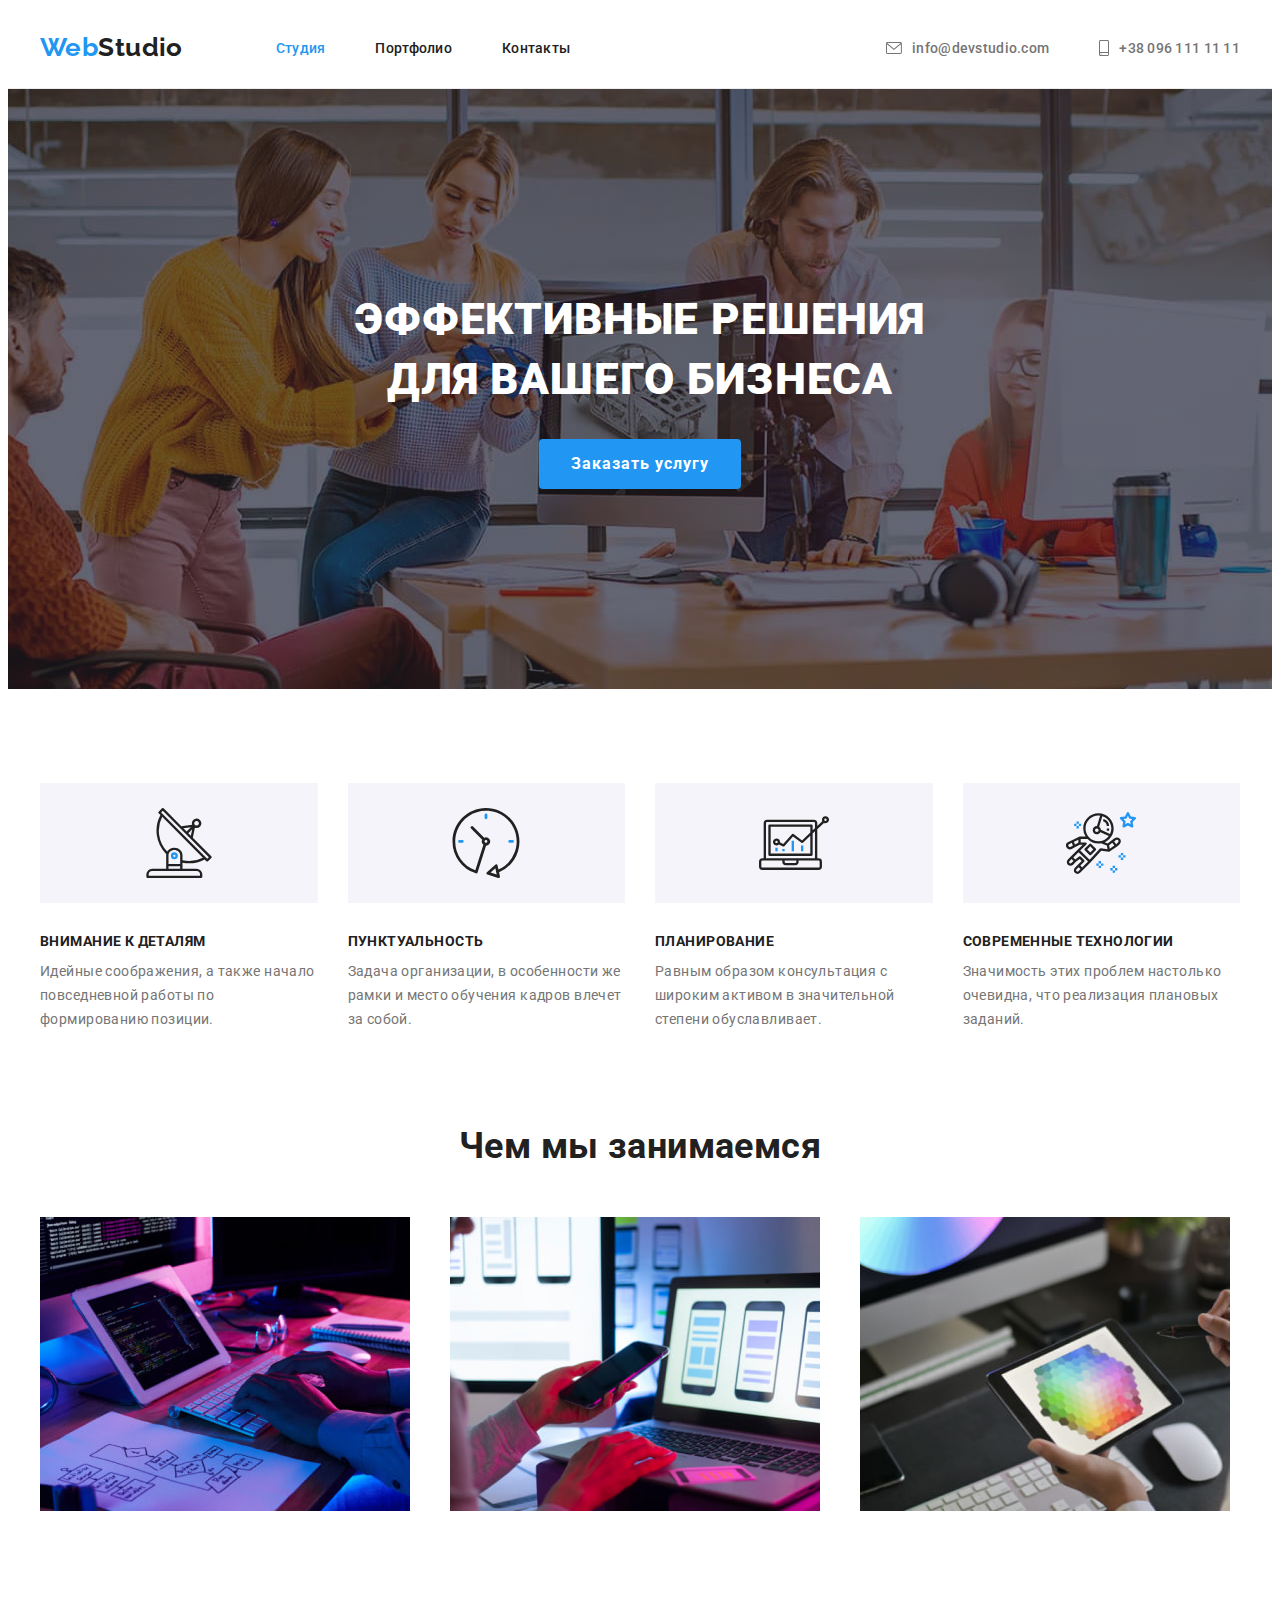
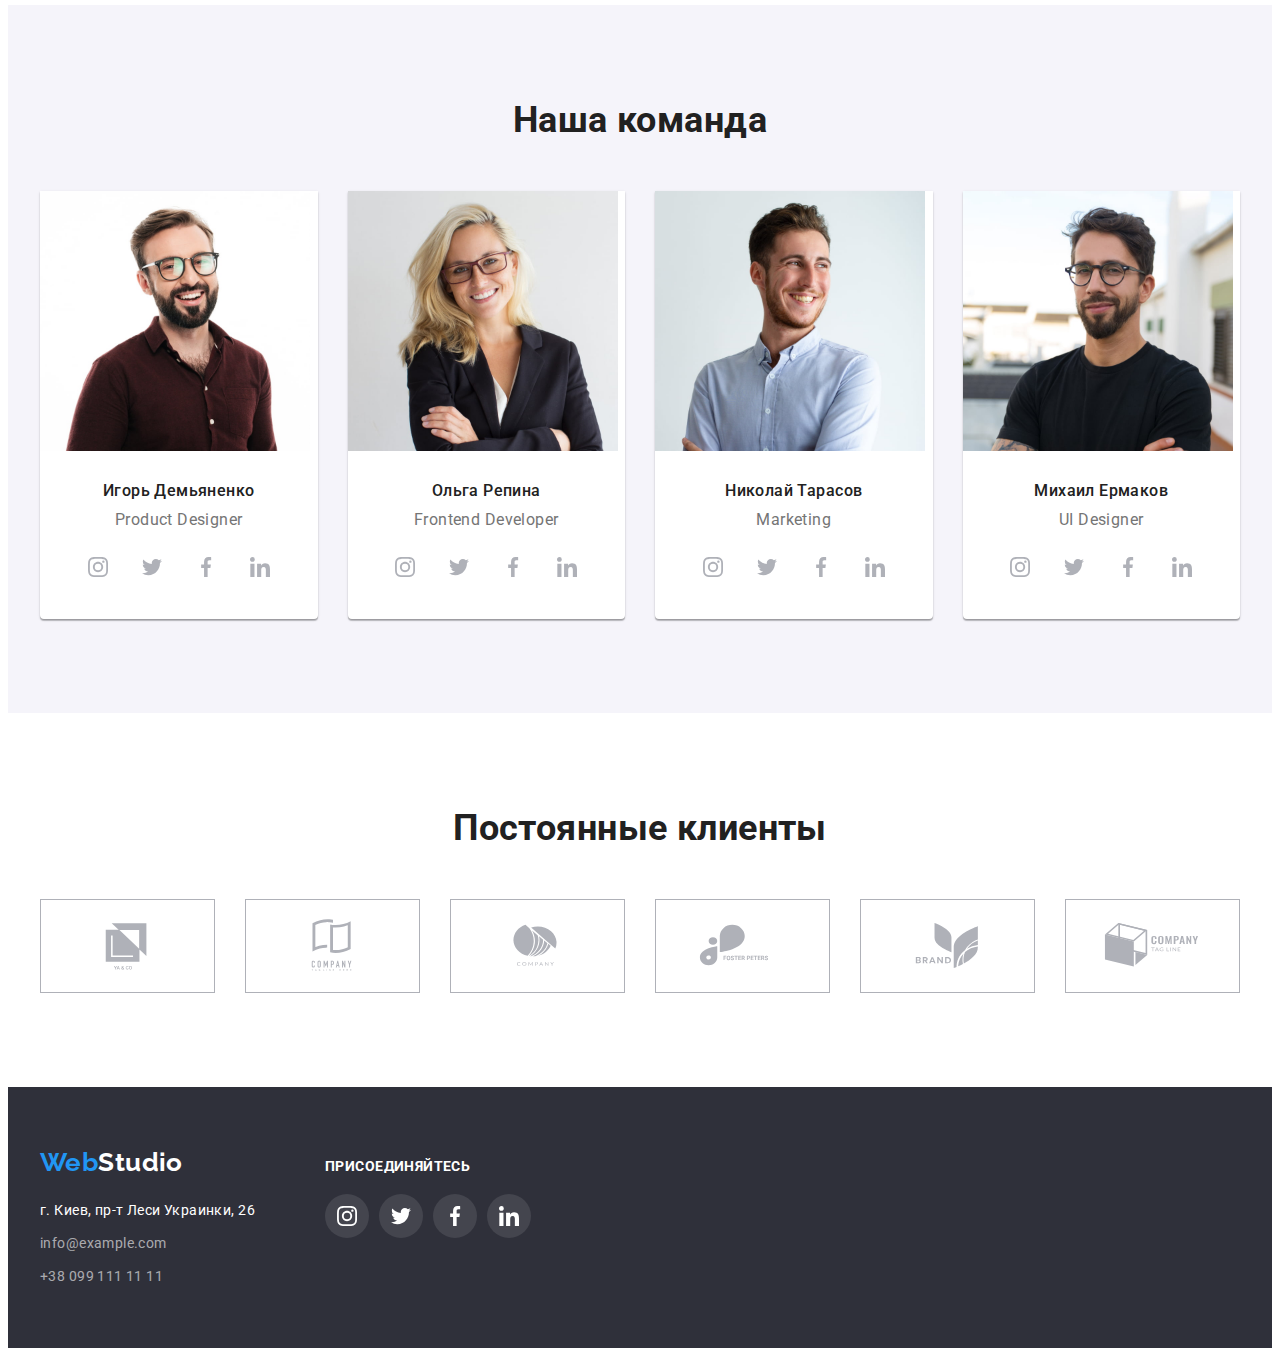
<file: index.html>
<!DOCTYPE html>
<html lang="ru">
  <head>
    <meta charset="UTF-8" />
    <meta http-equiv="X-UA-Compatible" content="IE=edge" />
    <meta name="viewport" content="width=device-width, initial-scale=1.0" />
    <title>Web Studio</title>
    <link rel="preconnect" href="https://fonts.googleapis.com" />
    <link rel="preconnect" href="https://fonts.gstatic.com" crossorigin />
    <link
      href="https://fonts.googleapis.com/css2?family=Raleway:wght@700&family=Roboto:wght@400;500;700;900&display=swap"
      rel="stylesheet"
    />
    <link
      rel="stylesheet"
      href="https://cdnjs.cloudflare.com/ajax/libs/modern-normalize/1.1.0/modern-normalize.min.css"
      integrity="sha512-wpPYUAdjBVSE4KJnH1VR1HeZfpl1ub8YT/NKx4PuQ5NmX2tKuGu6U/JRp5y+Y8XG2tV+wKQpNHVUX03MfMFn9Q=="
      crossorigin="anonymous"
      referrerpolicy="no-referrer"
    />
    <link rel="stylesheet" href="./css/styles.css" />
  </head>
  <body>
    <header class="header">
      <div class="container header-container">
        <nav class="nav">
          <a class="logo link header-logo" lang="en" href="./index.html"
            >Web<span class="header-logo-studio">Studio</span>
          </a>
          <ul class="list nav-list">
            <li class="nav-item">
              <a class="link header-link highlighted" href="./index.html"
                >Студия</a
              >
            </li>
            <li class="nav-item">
              <a class="link header-link" href="./portfolio.html">Портфолио</a>
            </li>
            <li class="nav-item">
              <a class="link header-link" href="">Контакты</a>
            </li>
          </ul>
        </nav>
        <div class="header-contact">
          <ul class="list contact-list">
            <li class="contact-item">
              <a
                class="header-link link"
                lang="en"
                href="mailto:info@devstudio.com"
              >
                <svg class="address-icon" width="16" height="12">
                  <use href="./images/icons.svg#icon-envelope"></use>
                </svg>
                info@devstudio.com</a
              >
            </li>
            <li class="contact-item">
              <a class="header-link link" href="tel:+380961111111"
                ><svg class="address-icon" width="10" height="16">
                  <use href="./images/icons.svg#icon-smartphone"></use></svg
                >+38 096 111 11 11</a
              >
            </li>
          </ul>
        </div>
      </div>
    </header>
    <main>
      <section class="hero">
        <div class="container hero-container">
          <h1 class="hero-title">Эффективные решения для вашего бизнеса</h1>
          <button class="hero-btn" type="button">Заказать услугу</button>
        </div>
      </section>
      <section class="advantage section">
        <div class="container">
          <h2 class="hidden">Наши преимущества</h2>
          <ul class="list advantage-list">
            <li class="advantage-item">
              <div class="icon-item">
                <svg class="advantage-icon" width="70" height="70">
                  <use href="./images/icons.svg#icon-antenna"></use>
                </svg>
              </div>
              <h3 class="advatage-title">Внимание к деталям</h3>
              <p class="advatage-after-title">
                Идейные соображения, а также начало повседневной работы по
                формированию позиции.
              </p>
            </li>
            <li class="advantage-item">
              <div class="icon-item">
                <svg class="advantage-icon" width="70" height="70">
                  <use href="./images/icons.svg#icon-clock"></use>
                </svg>
              </div>
              <h3 class="advatage-title">Пунктуальность</h3>
              <p class="advatage-after-title">
                Задача организации, в особенности же рамки и место обучения
                кадров влечет за собой.
              </p>
            </li>
            <li class="advantage-item">
              <div class="icon-item">
                <svg class="advantage-icon" width="70" height="70">
                  <use href="./images/icons.svg#icon-diagram"></use>
                </svg>
              </div>
              <h3 class="advatage-title">Планирование</h3>
              <p class="advatage-after-title">
                Равным образом консультация с широким активом в значительной
                степени обуславливает.
              </p>
            </li>
            <li class="advantage-item">
              <div class="icon-item">
                <svg class="advantage-icon" width="70" height="70">
                  <use href="./images/icons.svg#icon-astronaut"></use>
                </svg>
              </div>
              <h3 class="advatage-title">Современные технологии</h3>
              <p class="advatage-after-title">
                Значимость этих проблем настолько очевидна, что реализация
                плановых заданий.
              </p>
            </li>
          </ul>
        </div>
      </section>
      <section class="about section">
        <div class="container">
          <h2 class="section-title">Чем мы занимаемся</h2>
          <ul class="list about-list">
            <li class="about-item">
              <img
                src="./images/box-1.jpg"
                alt="Програмирование"
                width="370"
                height="294"
              />
            </li>
            <li class="about-item">
              <img
                src="./images/box-2.jpg"
                alt="Дизайн проекта"
                width="370"
                height="294"
              />
            </li>
            <li class="about-item">
              <img
                src="./images/box-3.jpg"
                alt="Выбор цветовой гаммы"
                width="370"
                height="294"
              />
            </li>
          </ul>
        </div>
      </section>
      <section class="team section">
        <div class="container">
          <h2 class="section-title">Наша команда</h2>
          <ul class="list team-list">
            <li class="team-item">
              <img
                src="./images/img-1.jpg"
                alt="Фото Игорь Демьяненко"
                width="270"
                height="260"
              />
              <h3 class="team-name">Игорь Демьяненко</h3>
              <p class="team-post" lang="en">Product Designer</p>
              <ul class="list social-list">
                <li class="social-item">
                  <a
                    class="social-link"
                    href=""
                    target="_blank"
                    rel="noopener noreferrer nofollow"
                    ><svg class="social-icon" width="20" height="20">
                      <use href="./images/icons.svg#icon-instagram"></use></svg
                  ></a>
                </li>
                <li class="social-item">
                  <a
                    class="social-link"
                    href=""
                    target="_blank"
                    rel="noopener noreferrer nofollow"
                    ><svg class="social-icon" width="20" height="20">
                      <use href="./images/icons.svg#icon-twitter"></use></svg
                  ></a>
                </li>
                <li class="social-item">
                  <a
                    class="social-link"
                    href=""
                    target="_blank"
                    rel="noopener noreferrer nofollow"
                    ><svg class="social-icon" width="20" height="20">
                      <use href="./images/icons.svg#icon-facebook"></use></svg
                  ></a>
                </li>
                <li class="social-item">
                  <a
                    class="social-link"
                    href=""
                    target="_blank"
                    rel="noopener noreferrer nofollow"
                    ><svg class="social-icon" width="20" height="20">
                      <use href="./images/icons.svg#icon-linkedin"></use></svg
                  ></a>
                </li>
              </ul>
            </li>
            <li class="team-item">
              <img
                src="./images/img-2.jpg"
                alt="Фото Ольга Репина"
                width="270"
                height="260"
              />
              <h3 class="team-name">Ольга Репина</h3>
              <p class="team-post" lang="en">Frontend Developer</p>
              <ul class="list social-list">
                <li class="social-item">
                  <a
                    class="social-link"
                    href=""
                    target="_blank"
                    rel="noopener noreferrer nofollow"
                    ><svg class="social-icon" width="20" height="20">
                      <use href="./images/icons.svg#icon-instagram"></use></svg
                  ></a>
                </li>
                <li class="social-item">
                  <a
                    class="social-link"
                    href=""
                    target="_blank"
                    rel="noopener noreferrer nofollow"
                    ><svg class="social-icon" width="20" height="20">
                      <use href="./images/icons.svg#icon-twitter"></use></svg
                  ></a>
                </li>
                <li class="social-item">
                  <a
                    class="social-link"
                    href=""
                    target="_blank"
                    rel="noopener noreferrer nofollow"
                    ><svg class="social-icon" width="20" height="20">
                      <use href="./images/icons.svg#icon-facebook"></use></svg
                  ></a>
                </li>
                <li class="social-item">
                  <a
                    class="social-link"
                    href=""
                    target="_blank"
                    rel="noopener noreferrer nofollow"
                    ><svg class="social-icon" width="20" height="20">
                      <use href="./images/icons.svg#icon-linkedin"></use></svg
                  ></a>
                </li>
              </ul>
            </li>
            <li class="team-item">
              <img
                src="./images/img-3.jpg"
                alt="Фото Николай Тарасов"
                width="270"
                height="260"
              />
              <h3 class="team-name">Николай Тарасов</h3>
              <p class="team-post" lang="en">Marketing</p>
              <ul class="list social-list">
                <li class="social-item">
                  <a
                    class="social-link"
                    href=""
                    target="_blank"
                    rel="noopener noreferrer nofollow"
                    ><svg class="social-icon" width="20" height="20">
                      <use href="./images/icons.svg#icon-instagram"></use></svg
                  ></a>
                </li>
                <li class="social-item">
                  <a
                    class="social-link"
                    href=""
                    target="_blank"
                    rel="noopener noreferrer nofollow"
                    ><svg class="social-icon" width="20" height="20">
                      <use href="./images/icons.svg#icon-twitter"></use></svg
                  ></a>
                </li>
                <li class="social-item">
                  <a
                    class="social-link"
                    href=""
                    target="_blank"
                    rel="noopener noreferrer nofollow"
                    ><svg class="social-icon" width="20" height="20">
                      <use href="./images/icons.svg#icon-facebook"></use></svg
                  ></a>
                </li>
                <li class="social-item">
                  <a
                    class="social-link"
                    href=""
                    target="_blank"
                    rel="noopener noreferrer nofollow"
                    ><svg class="social-icon" width="20" height="20">
                      <use href="./images/icons.svg#icon-linkedin"></use></svg
                  ></a>
                </li>
              </ul>
            </li>
            <li class="team-item">
              <img
                src="./images/img-4.jpg"
                alt="Фото Михаил Ермаков"
                width="270"
                height="260"
              />
              <h3 class="team-name">Михаил Ермаков</h3>
              <p class="team-post" lang="en">UI Designer</p>
              <ul class="list social-list">
                <li class="social-item">
                  <a
                    class="social-link"
                    href=""
                    target="_blank"
                    rel="noopener noreferrer nofollow"
                    ><svg class="social-icon" width="20" height="20">
                      <use href="./images/icons.svg#icon-instagram"></use></svg
                  ></a>
                </li>
                <li class="social-item">
                  <a
                    class="social-link"
                    href=""
                    target="_blank"
                    rel="noopener noreferrer nofollow"
                    ><svg class="social-icon" width="20" height="20">
                      <use href="./images/icons.svg#icon-twitter"></use></svg
                  ></a>
                </li>
                <li class="social-item">
                  <a
                    class="social-link"
                    href=""
                    target="_blank"
                    rel="noopener noreferrer nofollow"
                    ><svg class="social-icon" width="20" height="20">
                      <use href="./images/icons.svg#icon-facebook"></use></svg
                  ></a>
                </li>
                <li class="social-item">
                  <a
                    class="social-link"
                    href=""
                    target="_blank"
                    rel="noopener noreferrer nofollow"
                    ><svg class="social-icon" width="20" height="20">
                      <use href="./images/icons.svg#icon-linkedin"></use></svg
                  ></a>
                </li>
              </ul>
            </li>
          </ul>
        </div>
      </section>
      <section class="clients section">
        <div class="container">
          <h2 class="section-title">Постоянные клиенты</h2>
          <ul class="list clients-list">
            <li class="clients-item">
              <a
                class="clients-link"
                href=""
                target="_blank"
                rel="noopener noreferrer nofollow"
                ><svg class="clients-icon" width="106" height="60">
                  <use href="./images/icons.svg#icon-logo-1"></use></svg
              ></a>
            </li>
            <li class="clients-item">
              <a
                class="clients-link"
                href=""
                target="_blank"
                rel="noopener noreferrer nofollow"
                ><svg class="clients-icon" width="106" height="60">
                  <use href="./images/icons.svg#icon-logo-2"></use></svg
              ></a>
            </li>
            <li class="clients-item">
              <a
                class="clients-link"
                href=""
                target="_blank"
                rel="noopener noreferrer nofollow"
                ><svg class="clients-icon" width="106" height="60">
                  <use href="./images/icons.svg#icon-logo-3"></use></svg
              ></a>
            </li>
            <li class="clients-item">
              <a
                class="clients-link"
                href=""
                target="_blank"
                rel="noopener noreferrer nofollow"
                ><svg class="clients-icon" width="106" height="60">
                  <use href="./images/icons.svg#icon-logo-4"></use></svg
              ></a>
            </li>
            <li class="clients-item">
              <a
                class="clients-link"
                href=""
                target="_blank"
                rel="noopener noreferrer nofollow"
                ><svg class="clients-icon" width="106" height="60">
                  <use href="./images/icons.svg#icon-logo-5"></use></svg
              ></a>
            </li>
            <li class="clients-item">
              <a
                class="clients-link"
                href=""
                target="_blank"
                rel="noopener noreferrer nofollow"
                ><svg class="clients-icon" width="106" height="60">
                  <use href="./images/icons.svg#icon-logo-6"></use></svg
              ></a>
            </li>
          </ul>
        </div>
      </section>
    </main>
    <footer class="footer">
      <div class="container">
        <ul class="list footer-list">
          <li class="footer-item">
            <a class="logo link footer-logo-link" lang="en" href="./index.html"
              >Web<span class="footer-logo">Studio</span>
            </a>
            <address class="address">
              <ul class="list">
                <li class="address-item">
                  <a
                    class="link address-link footer-link"
                    href="https://goo.gl/maps/EqLQEGzMM47ydBD1A"
                    target="_blank"
                    rel="noopener noreferrer nofollow"
                    >г. Киев, пр-т Леси Украинки, 26</a
                  >
                </li>
                <li class="address-item">
                  <a
                    class="link footer-link"
                    lang="en"
                    href="mailto:info@example.com"
                  >
                    info@example.com</a
                  >
                </li>
                <li class="address-item">
                  <a class="link footer-link" href="tel:+380991111111"
                    >+38 099 111 11 11</a
                  >
                </li>
              </ul>
            </address>
          </li>
          <li class="footer-item">
            <h2 class="footer-title">присоединяйтесь</h2>
            <ul class="list social-list">
              <li class="social-item">
                <a
                  class="social-link"
                  href=""
                  target="_blank"
                  rel="noopener noreferrer nofollow"
                  ><svg class="footer-social-icon" width="20" height="20">
                    <use href="./images/icons.svg#icon-instagram"></use></svg
                ></a>
              </li>
              <li class="social-item">
                <a
                  class="social-link"
                  href=""
                  target="_blank"
                  rel="noopener noreferrer nofollow"
                  ><svg class="footer-social-icon" width="20" height="20">
                    <use href="./images/icons.svg#icon-twitter"></use></svg
                ></a>
              </li>
              <li class="social-item">
                <a
                  class="social-link"
                  href=""
                  target="_blank"
                  rel="noopener noreferrer nofollow"
                  ><svg class="footer-social-icon" width="20" height="20">
                    <use href="./images/icons.svg#icon-facebook"></use></svg
                ></a>
              </li>
              <li class="social-item">
                <a
                  class="social-link"
                  href=""
                  target="_blank"
                  rel="noopener noreferrer nofollow"
                  ><svg class="footer-social-icon" width="20" height="20">
                    <use href="./images/icons.svg#icon-linkedin"></use></svg
                ></a>
              </li>
            </ul>
          </li>
        </ul>
      </div>
    </footer>
  </body>
</html>
</file>
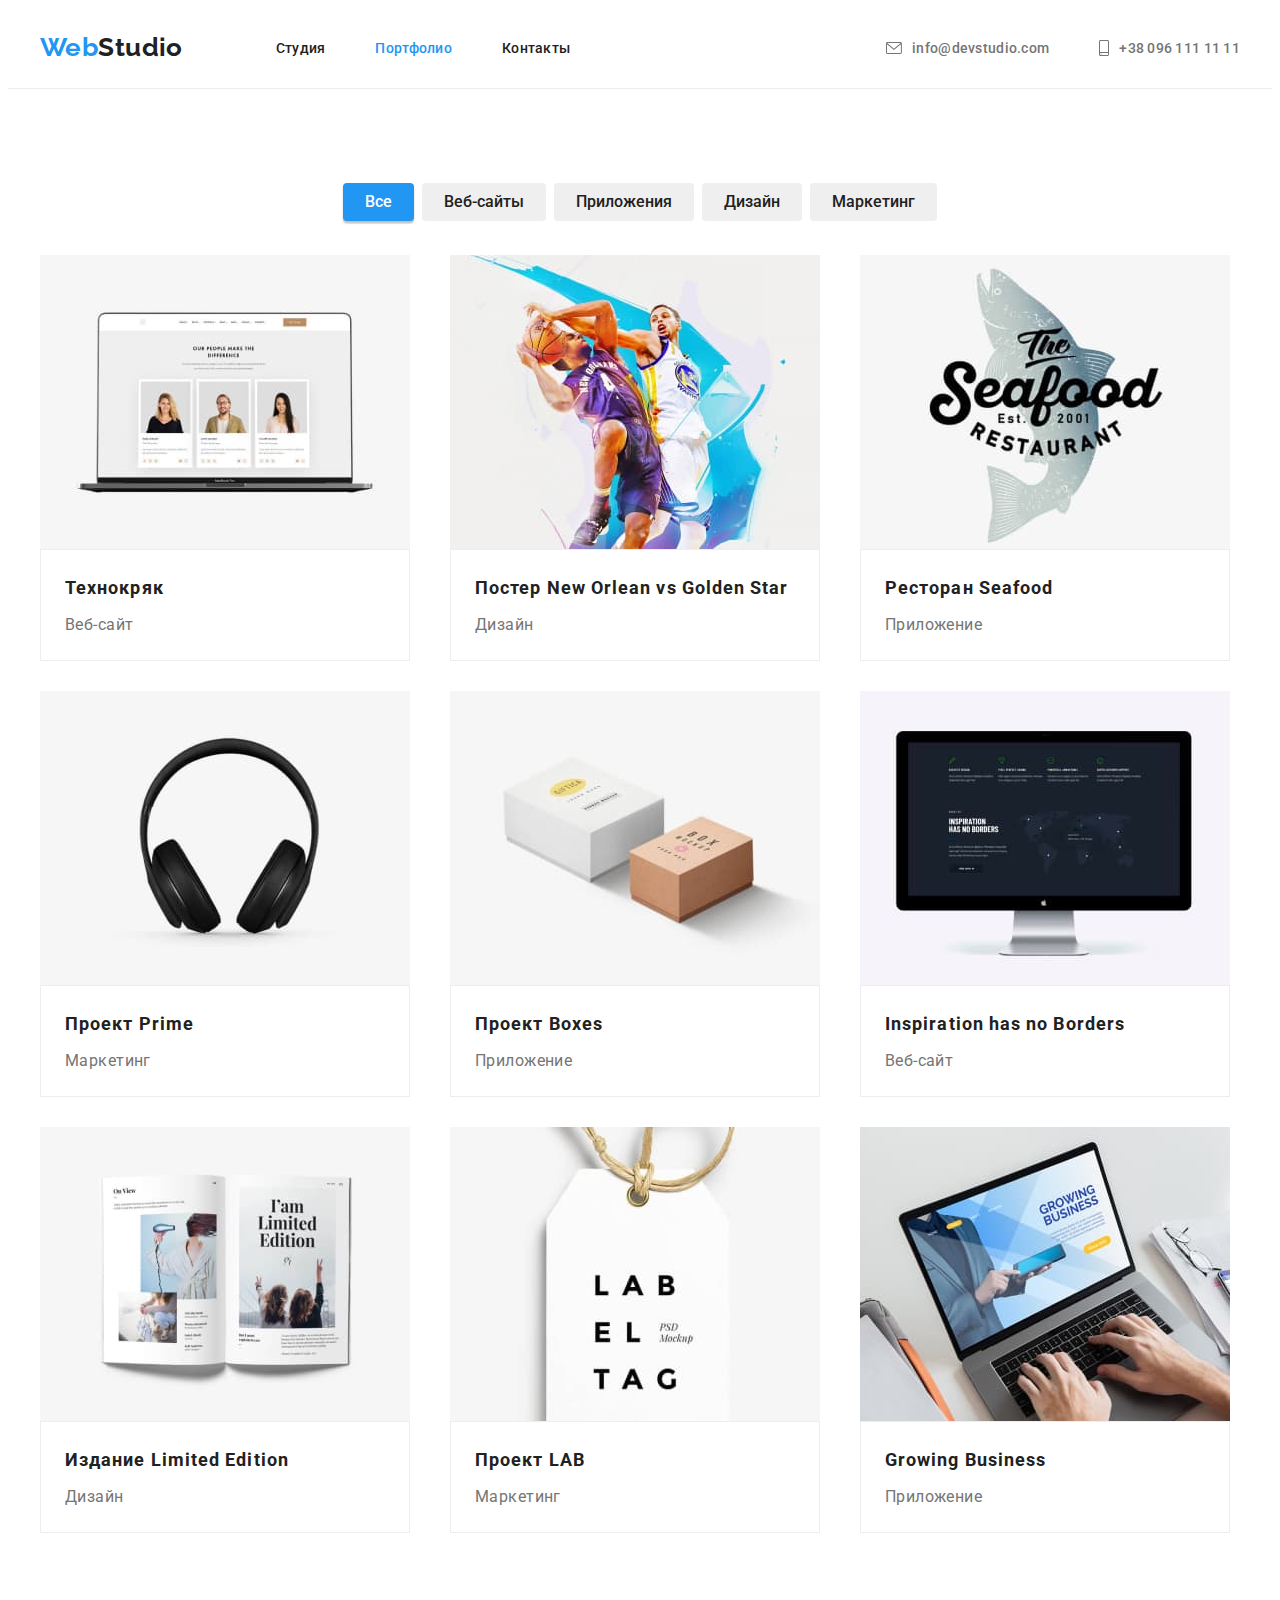
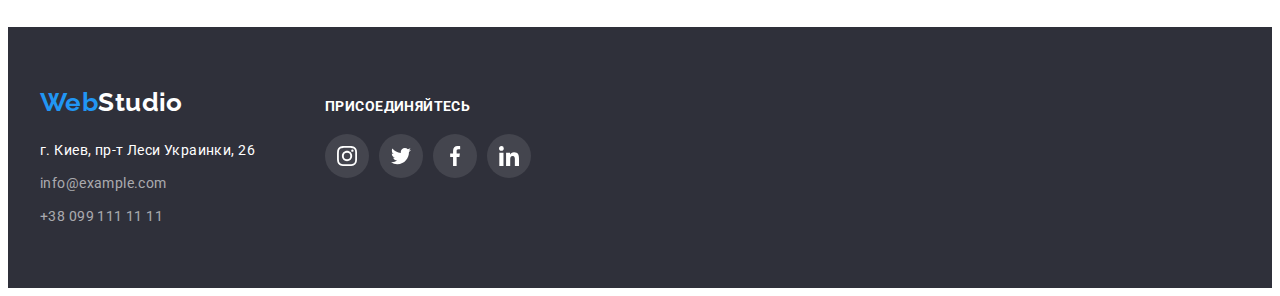
<file: portfolio.html>
<!DOCTYPE html>
<html lang="en">
  <head>
    <meta charset="UTF-8" />
    <meta http-equiv="X-UA-Compatible" content="IE=edge" />
    <meta name="viewport" content="width=device-width, initial-scale=1.0" />
    <title>Web Studio</title>
    <link rel="preconnect" href="https://fonts.googleapis.com" />
    <link rel="preconnect" href="https://fonts.gstatic.com" crossorigin />
    <link
      href="https://fonts.googleapis.com/css2?family=Raleway:wght@700&family=Roboto:wght@400;500;700;900&display=swap"
      rel="stylesheet"
    />
    <link
      rel="stylesheet"
      href="https://cdnjs.cloudflare.com/ajax/libs/modern-normalize/1.1.0/modern-normalize.min.css"
      integrity="sha512-wpPYUAdjBVSE4KJnH1VR1HeZfpl1ub8YT/NKx4PuQ5NmX2tKuGu6U/JRp5y+Y8XG2tV+wKQpNHVUX03MfMFn9Q=="
      crossorigin="anonymous"
      referrerpolicy="no-referrer"
    />
    <link rel="stylesheet" href="./css/styles.css" />
  </head>
  <body>
    <header class="header">
      <div class="container header-container">
        <nav class="nav">
          <a class="logo link header-logo" lang="en" href="./index.html"
            >Web<span class="header-logo-studio">Studio</span>
          </a>
          <ul class="list nav-list">
            <li class="nav-item">
              <a class="link header-link" href="./index.html">Студия</a>
            </li>
            <li class="nav-item">
              <a class="link header-link highlighted" href="./portfolio.html"
                >Портфолио</a
              >
            </li>
            <li class="nav-item">
              <a class="link header-link" href="">Контакты</a>
            </li>
          </ul>
        </nav>
        <div class="header-contact">
          <ul class="list contact-list">
            <li class="contact-item">
              <a
                class="header-link link"
                lang="en"
                href="mailto:info@devstudio.com"
              >
                <svg class="address-icon" width="16" height="12">
                  <use href="./images/icons.svg#icon-envelope"></use>
                </svg>
                info@devstudio.com</a
              >
            </li>
            <li class="contact-item">
              <a class="header-link link" href="tel:+380961111111"
                ><svg class="address-icon" width="10" height="16">
                  <use href="./images/icons.svg#icon-smartphone"></use></svg
                >+38 096 111 11 11</a
              >
            </li>
          </ul>
        </div>
      </div>
    </header>
    <main>
      <section class="portfolio section">
        <h1 class="hidden">Наши работы</h1>
        <div class="container">
          <ul class="list portfolio-filter-list">
            <li class="portfolio-item">
              <button class="portfolio-btn portfolio-highlighted" type="button">
                Все
              </button>
            </li>
            <li class="portfolio-item">
              <button class="portfolio-btn" type="button">Веб-сайты</button>
            </li>
            <li class="portfolio-item">
              <button class="portfolio-btn" type="button">Приложения</button>
            </li>
            <li class="portfolio-item">
              <button class="portfolio-btn" type="button">Дизайн</button>
            </li>
            <li class="portfolio-item">
              <button class="portfolio-btn" type="button">Маркетинг</button>
            </li>
          </ul>
          <ul class="list portfolio-list">
            <li class="portfolio-item-example">
              <a
                class="link portfolio-link-example"
                href=""
                target="_blank"
                rel="noopener noreferrer nofollow"
              >
                <img
                  src="./images/portfolio-1.jpg"
                  alt="Ноутбук"
                  width="370"
                  height="294"
                />
                <div class="portfolio-caption">
                  <h2 class="portfolio-title">Технокряк</h2>
                  <p class="portfolio-after-title">Веб-сайт</p>
                </div></a
              >
            </li>
            <li class="portfolio-item-example">
              <a
                class="link portfolio-link-example"
                href=""
                target="_blank"
                rel="noopener noreferrer nofollow"
              >
                <img
                  src="./images/portfolio-2.jpg"
                  alt="Постер баскетбол"
                  width="370"
                  height="294"
                />
                <div class="portfolio-caption">
                  <h2 class="portfolio-title">
                    Постер <span lang="en">New Orlean vs Golden Star</span>
                  </h2>
                  <p class="portfolio-after-title">Дизайн</p>
                </div></a
              >
            </li>
            <li class="portfolio-item-example">
              <a
                class="link portfolio-link-example"
                href=""
                target="_blank"
                rel="noopener noreferrer nofollow"
              >
                <img
                  src="./images/portfolio-3.jpg"
                  alt="Лого ресторана"
                  width="370"
                  height="294"
                />
                <div class="portfolio-caption">
                  <h2 class="portfolio-title">
                    Ресторан <span lang="en">Seafood</span>
                  </h2>
                  <p class="portfolio-after-title">Приложение</p>
                </div></a
              >
            </li>
            <li class="portfolio-item-example">
              <a
                class="link portfolio-link-example"
                href=""
                target="_blank"
                rel="noopener noreferrer nofollow"
              >
                <img
                  src="./images/portfolio-4.jpg"
                  alt="Наушники"
                  width="370"
                  height="294"
                />
                <div class="portfolio-caption">
                  <h2 class="portfolio-title">
                    Проект <span lang="en">Prime</span>
                  </h2>
                  <p class="portfolio-after-title">Маркетинг</p>
                </div></a
              >
            </li>
            <li class="portfolio-item-example">
              <a
                class="link portfolio-link-example"
                href=""
                target="_blank"
                rel="noopener noreferrer nofollow"
              >
                <img
                  src="./images/portfolio-5.jpg"
                  alt="Коробки"
                  width="370"
                  height="294"
                />
                <div class="portfolio-caption">
                  <h2 class="portfolio-title">
                    Проект <span lang="en">Boxes</span>
                  </h2>
                  <p class="portfolio-after-title">Приложение</p>
                </div></a
              >
            </li>
            <li class="portfolio-item-example">
              <a
                class="link portfolio-link-example"
                href=""
                target="_blank"
                rel="noopener noreferrer nofollow"
              >
                <img
                  src="./images/portfolio-6.jpg"
                  alt="Монитор"
                  width="370"
                  height="294"
                />
                <div class="portfolio-caption">
                  <h2 class="portfolio-title" lang="en">
                    Inspiration has no Borders
                  </h2>
                  <p class="portfolio-after-title">Веб-сайт</p>
                </div></a
              >
            </li>
            <li class="portfolio-item-example">
              <a
                class="link portfolio-link-example"
                href=""
                target="_blank"
                rel="noopener noreferrer nofollow"
              >
                <img
                  src="./images/portfolio-7.jpg"
                  alt="Книга"
                  width="370"
                  height="294"
                />
                <div class="portfolio-caption">
                  <h2 class="portfolio-title">
                    Издание <span lang="en">Limited Edition</span>
                  </h2>
                  <p class="portfolio-after-title">Дизайн</p>
                </div></a
              >
            </li>
            <li class="portfolio-item-example">
              <a
                class="link portfolio-link-example"
                href=""
                target="_blank"
                rel="noopener noreferrer nofollow"
              >
                <img
                  src="./images/portfolio-8.jpg"
                  alt="Лейба"
                  width="370"
                  height="294"
                />
                <div class="portfolio-caption">
                  <h2 class="portfolio-title">
                    Проект <span lang="en">LAB</span>
                  </h2>
                  <p class="portfolio-after-title">Маркетинг</p>
                </div></a
              >
            </li>
            <li class="portfolio-item-example">
              <a
                class="link portfolio-link-example"
                href=""
                target="_blank"
                rel="noopener noreferrer nofollow"
              >
                <img
                  src="./images/portfolio-9.jpg"
                  alt="Работа за ноутбуком"
                  width="370"
                  height="294"
                />
                <div class="portfolio-caption">
                  <h2 class="portfolio-title" lang="en">Growing Business</h2>
                  <p class="portfolio-after-title">Приложение</p>
                </div></a
              >
            </li>
          </ul>
        </div>
      </section>
    </main>
    <footer class="footer">
      <div class="container">
        <ul class="list footer-list">
          <li class="footer-item">
            <a class="logo link footer-logo-link" lang="en" href="./index.html"
              >Web<span class="footer-logo">Studio</span>
            </a>
            <address class="address">
              <ul class="list">
                <li class="address-item">
                  <a
                    class="link address-link footer-link"
                    href="https://goo.gl/maps/EqLQEGzMM47ydBD1A"
                    target="_blank"
                    rel="noopener noreferrer nofollow"
                    >г. Киев, пр-т Леси Украинки, 26</a
                  >
                </li>
                <li class="address-item">
                  <a
                    class="link footer-link"
                    lang="en"
                    href="mailto:info@example.com"
                  >
                    info@example.com</a
                  >
                </li>
                <li class="address-item">
                  <a class="link footer-link" href="tel:+380991111111"
                    >+38 099 111 11 11</a
                  >
                </li>
              </ul>
            </address>
          </li>
          <li class="footer-item">
            <h2 class="footer-title">присоединяйтесь</h2>
            <ul class="list social-list">
              <li class="social-item">
                <a
                  class="social-link"
                  href=""
                  target="_blank"
                  rel="noopener noreferrer nofollow"
                  ><svg class="footer-social-icon" width="20" height="20">
                    <use href="./images/icons.svg#icon-instagram"></use></svg
                ></a>
              </li>
              <li class="social-item">
                <a
                  class="social-link"
                  href=""
                  target="_blank"
                  rel="noopener noreferrer nofollow"
                  ><svg class="footer-social-icon" width="20" height="20">
                    <use href="./images/icons.svg#icon-twitter"></use></svg
                ></a>
              </li>
              <li class="social-item">
                <a
                  class="social-link"
                  href=""
                  target="_blank"
                  rel="noopener noreferrer nofollow"
                  ><svg class="footer-social-icon" width="20" height="20">
                    <use href="./images/icons.svg#icon-facebook"></use></svg
                ></a>
              </li>
              <li class="social-item">
                <a
                  class="social-link"
                  href=""
                  target="_blank"
                  rel="noopener noreferrer nofollow"
                  ><svg class="footer-social-icon" width="20" height="20">
                    <use href="./images/icons.svg#icon-linkedin"></use></svg
                ></a>
              </li>
            </ul>
          </li>
        </ul>
      </div>
    </footer>
  </body>
</html>
</file>
<file: css/styles.css>
h1,
h2,
h3,
h4,
h5,
h6,
p {
  margin: 0;
}
ul {
  margin: 0;
  padding-left: 0;
}
button {
  cursor: pointer;
}
img {
  display: block;
}
:root {
  --main-color: #757575;
  --accent-color: #2196f3;
  --first-title-color: #212121;
  --second-title-color: #ffffff;
  --link-color: #212121;
  --btn-color: #ffffff;
  --second-btn-color: #212121;
  --background-color-card: #ffffff;
  --background-color-footer: #2f303a;
  --background-color-advatage: #f5f4fa;
  --clients-color: #afb1b8;
}
body {
  font-size: 14px;
  font-family: "Roboto", sans-serif;
  color: var(--main-color);
  background-color: #ffffff;
  letter-spacing: 0.03em;
}
.list {
  list-style: none;
}
.link {
  text-decoration: none;
  color: inherit;
}
.hidden {
  position: absolute;
  white-space: nowrap;
  width: 1px;
  height: 1px;
  overflow: hidden;
  border: 0;
  padding: 0;
  clip: rect(0 0 0 0);
  clip-path: inset(50%);
  margin: -1px;
}
.container {
  width: 1200px;
  padding-left: 15px;
  padding-right: 15px;
  margin: 0 auto;
  /* outline: 2px solid red; */
}
/* ----------index.html----------- */
/* -----------header--------------- */
.header {
  border-bottom: 1px solid #ececec;
}
.header-container {
  display: flex;
  align-items: center;
}
.logo {
  font-family: "Raleway";
  font-weight: 700;
  font-size: 26px;
  line-height: 1.2;
  color: var(--accent-color);
}
.header-logo {
  display: flex;
  align-items: center;
  margin-right: 93px;
}
.header-logo-studio {
  color: var(--link-color);
}
.nav {
  display: flex;
}
.nav-list {
  color: var(--link-color);
  display: flex;
  align-items: center;
}
.nav-item:not(:last-child) {
  margin-right: 50px;
}
.contact-list {
  display: flex;
}
.header-contact {
  margin-left: auto;
}
.address-icon {
  margin-right: 10px;
  fill: currentColor;
}
.contact-item:not(:last-child) {
  margin-right: 50px;
}
.header-link {
  display: flex;
  align-items: center;
  font-weight: 500;
  font-size: 14px;
  line-height: calc(16 / 14);
  letter-spacing: 0.02em;
  padding: 32px 0;
}

.header-link:hover,
.header-link:focus,
.highlighted {
  color: var(--accent-color);
}
/*--------------- hero------------- */

.hero {
  text-align: center;
  background-image: linear-gradient(
      to top,
      rgba(47, 48, 58, 0.4),
      rgba(47, 48, 58, 0.4)
    ),
    url(../images/img-hero.jpg);
  background-repeat: no-repeat;
  background-size: cover, auto;
  background-position: center;
  letter-spacing: 0.06em;
  padding-top: 200px;
  padding-bottom: 200px;
}
.hero-title {
  font-weight: 900;
  font-size: 44px;
  line-height: calc(60 / 44);
  text-transform: uppercase;
  color: var(--second-title-color);
  margin-left: auto;
  margin-right: auto;
  margin-bottom: 30px;
  max-width: 670px;
}
.hero-btn {
  font-family: inherit;
  font-weight: 700;
  font-size: 16px;
  line-height: calc(30 / 16);
  letter-spacing: 0.06em;
  color: var(--btn-color);
  background-color: var(--accent-color);
  cursor: pointer;
  border-radius: 4px;
  padding: 10px 32px;
  border: 0;
}

.section {
  padding-top: 94px;
  padding-bottom: 94px;
}
/* -----------advantage---------- */
.advantage {
  padding-bottom: 0;
}
.advatage-title {
  font-size: 14px;
  line-height: calc(16 / 14);
  letter-spacing: 0.03em;
  text-transform: uppercase;
  color: var(--first-title-color);
  margin-bottom: 10px;
}
.advatage-after-title {
  line-height: calc(24 / 14);
}
.advantage-list {
  display: flex;
  flex-wrap: wrap;
  margin-left: -30px;
  margin-top: -30px;
}
.advantage-item {
  flex-basis: calc(100% / 4 - 30px);
  margin-left: 30px;
  margin-top: 30px;
}
.icon-item {
  display: flex;
  justify-content: center;
  align-items: center;
  min-height: 120px;
  background-color: var(--background-color-advatage);
  margin-bottom: 30px;
}

/* --------------about--------- */
.section-title {
  font-size: 36px;
  line-height: calc(42 / 36);
  text-align: center;
  color: var(--first-title-color);
  margin-bottom: 50px;
}

.about-list {
  display: flex;
  flex-wrap: wrap;
  margin-left: -30px;
  margin-top: -30px;
}
.about-item {
  flex-basis: calc(100% / 3 - 30px);
  margin-left: 30px;
  margin-top: 30px;
}
/* ----------team------------- */
.team {
  background-color: #f5f4fa;
}
.team-post,
.team-name {
  font-size: 16px;
  line-height: calc(19 / 16);
}
.team-post {
  margin-bottom: 16px;
}
.team-name {
  font-weight: 500;
  color: var(--first-title-color);
  margin-top: 30px;
  margin-bottom: 10px;
}
.team-list {
  display: flex;
  text-align: center;
  flex-wrap: wrap;
  margin-left: -30px;
}
.team-item {
  flex-basis: calc(100% / 4 - 30px);
  margin-left: 30px;
  padding-bottom: 30px;
  box-shadow: 0px 1px 3px rgba(0, 0, 0, 0.12), 0px 1px 1px rgba(0, 0, 0, 0.14),
    0px 2px 1px rgba(0, 0, 0, 0.2);
  border-radius: 0px 0px 4px 4px;
  background: var(--background-color-card);
}
.team-item-text {
  margin-left: auto;
  margin-right: auto;
}
.social-list {
  display: flex;
  justify-content: center;
  align-items: center;
}
.social-link {
  width: 44px;
  height: 44px;
  display: flex;
  justify-content: center;
  align-items: center;
  border-radius: 50%;
  color: #afb1b8;
}
.social-item:not(:last-child) {
  margin-right: 10px;
}
.social-icon {
  fill: currentColor;
}
/* ------------clients------------- */
.clients-list {
  display: flex;
  flex-wrap: wrap;
  margin-left: -30px;
  margin-top: -30px;
}
.clients-item {
  flex-basis: calc(100% / 6 - 30px);
  margin-left: 30px;
  margin-top: 30px;
}
.clients-link {
  display: flex;
  justify-content: center;
  align-items: center;
  border: 1px solid var(--clients-color);
  height: 92px;
  color: var(--clients-color);
}
.clients-link:hover,
.clients-link:focus {
  color: var(--accent-color);
  border: 1px solid var(--accent-color);
}
.clients-icon {
  fill: currentColor;
}
/* -------------footer----------- */
.footer {
  padding-top: 60px;
  padding-bottom: 60px;
  background-color: var(--background-color-footer);
}
.footer-logo-link {
  display: block;
  margin-bottom: 20px;
}
.address-item:not(:last-child) {
  margin-bottom: 9px;
}
.footer-logo {
  color: var(--second-title-color);
}
.footer-link {
  font-style: normal;
  line-height: calc(24 / 14);
  color: rgba(255, 255, 255, 0.6);
}
.address-link {
  color: var(--second-title-color);
}
.footer-link:hover,
.footer-link:focus {
  color: var(--accent-color);
}
.footer-title {
  font-weight: 700;
  font-size: 14px;
  line-height: calc(16 / 14);
  letter-spacing: 0.03em;
  text-transform: uppercase;
  color: var(--second-title-color);
  margin-bottom: 20px;
}
.footer-list {
  display: flex;
  align-items: baseline;
}
.footer-item:not(:last-child) {
  margin-right: 70px;
}
.footer .social-link {
  background-color: rgba(255, 255, 255, 0.1);
  color: #ffffff;
}
.social-link:hover,
.social-link:focus {
  background-color: var(--accent-color);
  color: #ffffff;
}
.footer-social-icon {
  fill: currentColor;
}
/* -------portfolio.html --------*/
.portfolio-filter-list {
  display: flex;
  margin-bottom: 34px;
  justify-content: center;
}
.portfolio-item:not(:last-child) {
  margin-right: 8px;
}
.portfolio-list {
  display: flex;
  flex-wrap: wrap;
  margin-left: -30px;
  margin-top: -30px;
}
.portfolio-item-example {
  display: flex;
  flex-basis: calc(100% / 3 - 30px);
  margin-left: 30px;
  margin-top: 30px;
}
.portfolio-btn {
  font-weight: 500;
  font-size: 16px;
  line-height: calc(26 / 16);
  color: var(--second-btn-color);
  cursor: pointer;
  font-family: inherit;
  border-radius: 4px;
  padding: 6px 22px;
  border: 0;
}
.portfolio-btn:hover,
.portfolio-btn:focus,
.portfolio-highlighted {
  color: var(--btn-color);
  background-color: var(--accent-color);
  box-shadow: 0px 3px 1px rgba(0, 0, 0, 0.1), 0px 1px 2px rgba(0, 0, 0, 0.08),
    0px 2px 2px rgba(0, 0, 0, 0.12);
  border-radius: 4px;
}
.portfolio-caption {
  padding: 20px 24px;
  border: 1px solid #eeeeee;
  box-sizing: border-box;
}
.portfolio-title {
  font-size: 18px;
  line-height: calc(36 / 18);
  letter-spacing: 0.06em;
  color: var(--first-title-color);
  margin-bottom: 4px;
}
.portfolio-after-title {
  font-size: 16px;
  line-height: calc(30 / 16);
  color: var(--main-color);
}
.portfolio-link-example:hover,
.portfolio-link-example:focus {
  box-shadow: 0px 1px 1px rgba(0, 0, 0, 0.12), 0px 4px 4px rgba(0, 0, 0, 0.06),
    1px 4px 6px rgba(0, 0, 0, 0.16);
}
</file>
